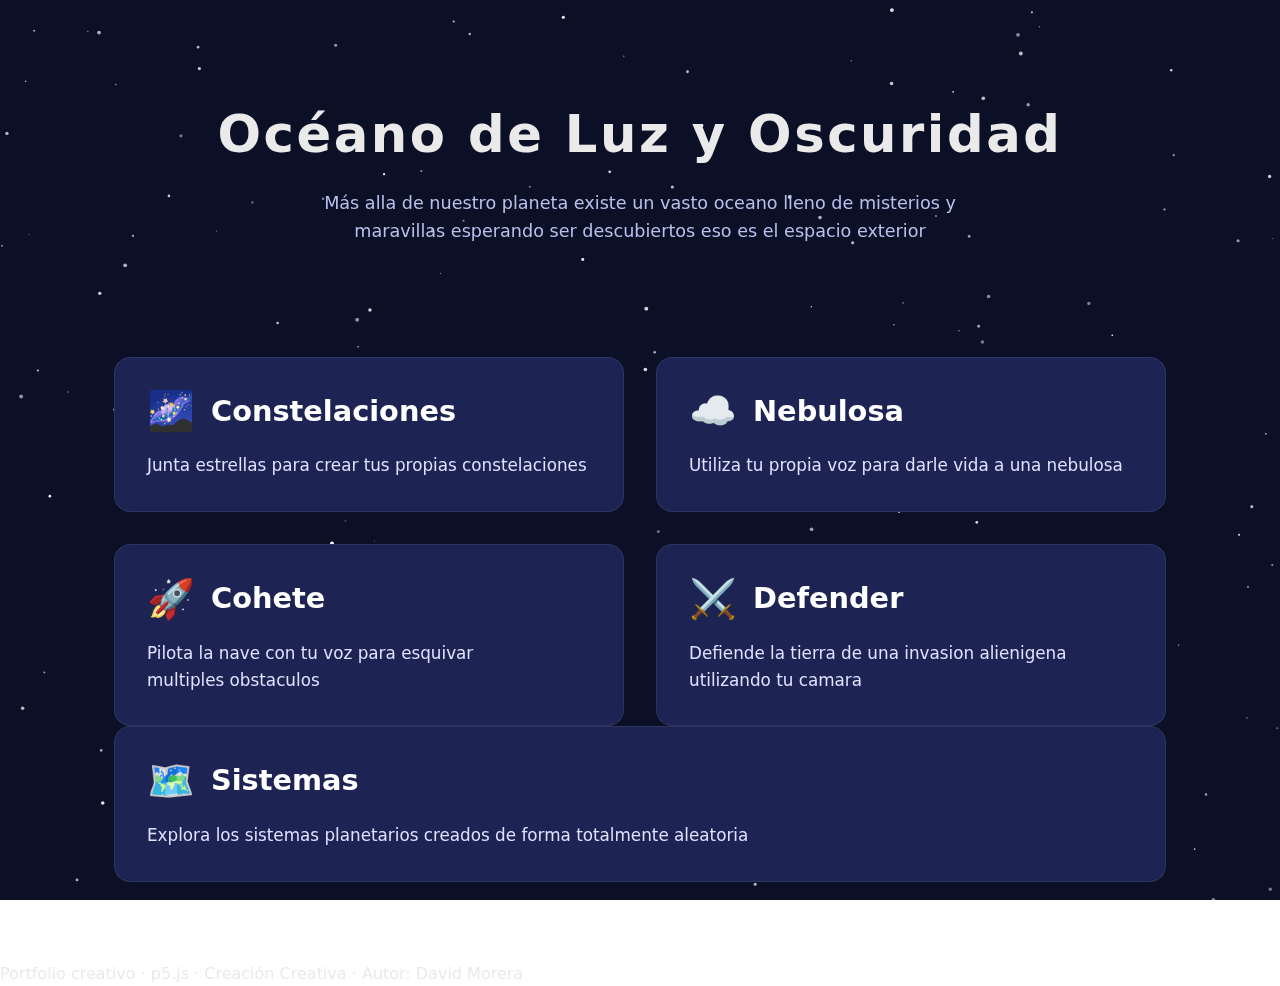
<file: index.html>
<!DOCTYPE html>
<html lang="en">
  <head>
    <meta charset="UTF-8" />
    <meta name="viewport" content="width=device-width, initial-scale=1.0" />
    <link rel="stylesheet" type="text/css" href="reset.css" />
    <link rel="stylesheet" type="text/css" href="index.css" />
    <title>Inicio</title>
  </head>
  <body>
    <canvas id="fondo-espacial"></canvas>
    <script src="fondo-espacial.js"></script>
    <header class="hero">
      <h1 id="title">Océano de Luz y Oscuridad</h1>
      <div id="subtitle">
        Más alla de nuestro planeta existe un vasto oceano lleno de misterios y
        maravillas esperando ser descubiertos eso es el espacio exterior
      </div>
    </header>
    <main>
      <section class="obras">
        <div id="grid">
          <a href="/portfolio/constelation/detail.html" class="obra-card">
            <article>
              <div class="obra-header">
                <span class="emoji">🌌</span>
                <h2>Constelaciones</h2>
              </div>
              <p>Junta estrellas para crear tus propias constelaciones</p>
            </article>
          </a>
          <a href="/portfolio/nebula/detail.html" class="obra-card">
            <article>
              <div class="obra-header">
                <span class="emoji">☁️</span>
                <h2>Nebulosa</h2>
              </div>
              <p>Utiliza tu propia voz para darle vida a una nebulosa</p>
            </article>
          </a>
          <a href="/portfolio/rocket/detail.html" class="obra-card">
            <article>
              <div class="obra-header">
                <span class="emoji">🚀</span>
                <h2>Cohete</h2>
              </div>
              <p>
                Pilota la nave con tu voz para esquivar multiples obstaculos
              </p>
            </article>
          </a>
          <a href="/portfolio/defender/detail.html" class="obra-card">
            <article>
              <div class="obra-header">
                <span class="emoji">⚔️</span>
                <h2>Defender</h2>
              </div>
              <p>
                Defiende la tierra de una invasion alienigena utilizando tu
                camara
              </p>
            </article>
          </a>
        </div>
        <a href="/portfolio/systems/detail.html" class="obra-card">
          <article>
            <div class="obra-header">
              <span class="emoji">🗺️</span>
              <h2>Sistemas</h2>
            </div>
            <p>
              Explora los sistemas planetarios creados de forma totalmente
              aleatoria
            </p>
          </article>
        </a>
      </section>
    </main>
    <footer class="footer">
      <p>
        Portfolio creativo · p5.js · Creación Creativa · Autor: David Morera
      </p>
    </footer>
  </body>
</html>
</file>
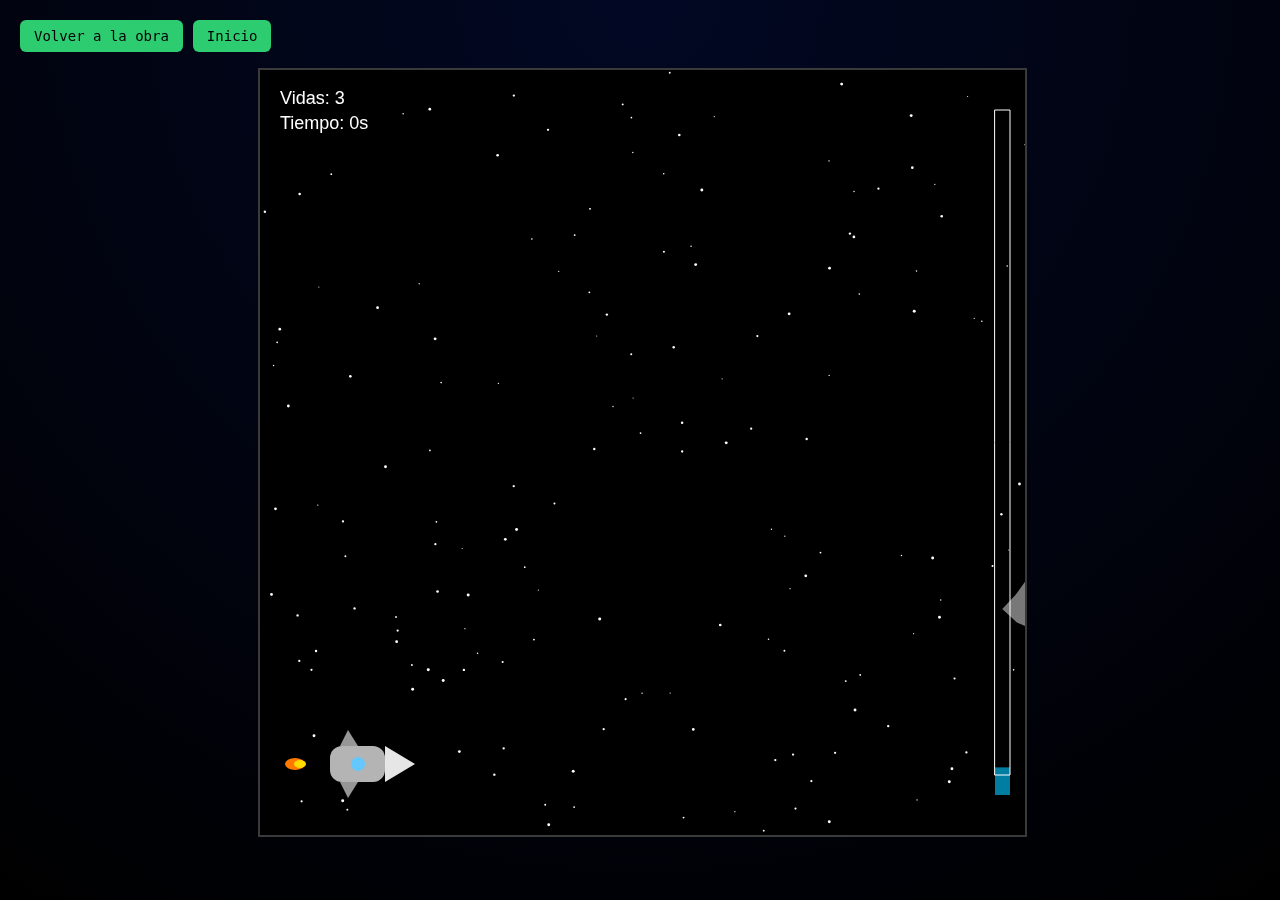
<file: portfolio/rocket/index.html>
<!DOCTYPE html>
<html lang="en">
  <head>
    <meta charset="utf-8" />
    <meta name="viewport" content="width=device-width, initial-scale=1.0" />

    <title>Sketch</title>

    <link rel="stylesheet" type="text/css" href="style.css" />

    <script src="libraries/p5.min.js"></script>
    <script src="libraries/p5.sound.min.js"></script>
  </head>

  <body>
    <script src="sketch.js"></script>
    <div id="ui">
      <a href="detail.html">
        <button>Volver a la obra</button>
      </a>
      <a href="../../index.html">
        <button>Inicio</button>
      </a>
    </div>
  </body>
</html>
</file>
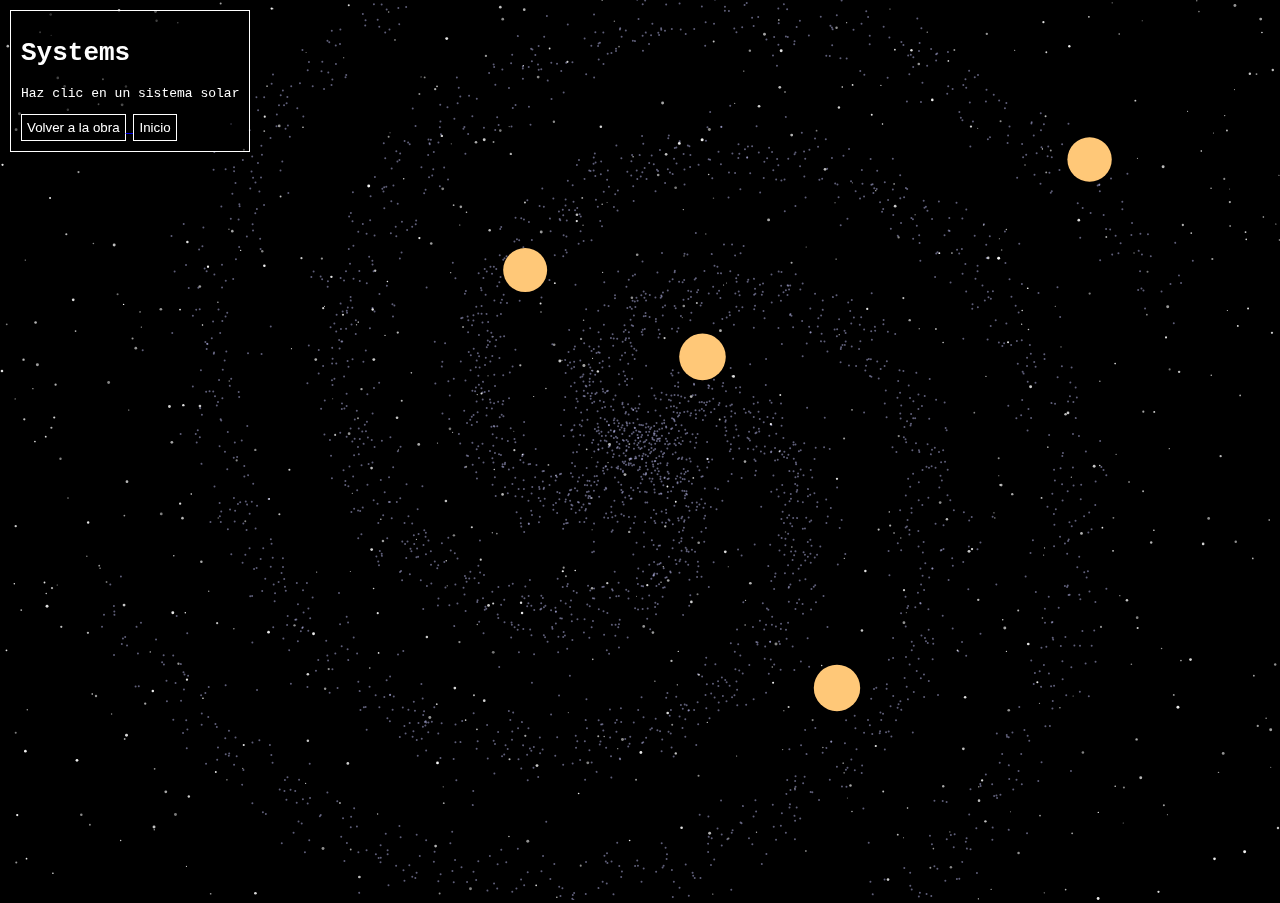
<file: portfolio/systems/index.html>
<!DOCTYPE html>
<html lang="en">
  <head>
    <meta charset="utf-8" />
    <meta name="viewport" content="width=device-width, initial-scale=1.0" />

    <title>Sketch</title>

    <link rel="stylesheet" type="text/css" href="style.css" />

    <script src="libraries/p5.min.js"></script>
    <script src="libraries/p5.sound.min.js"></script>
  </head>

  <body>
    <div id="ui">
      <h1>Systems</h1>
      <p id="info">Haz clic en un sistema solar</p>
      <button id="backBtn" style="display: none">Volver a la galaxia</button>
      <a href="detail.html">
        <button>Volver a la obra</button>
      </a>
      <a href="../../index.html">
        <button>Inicio</button>
      </a>
    </div>
    <script src="sketch.js"></script>
  </body>
</html>
</file>
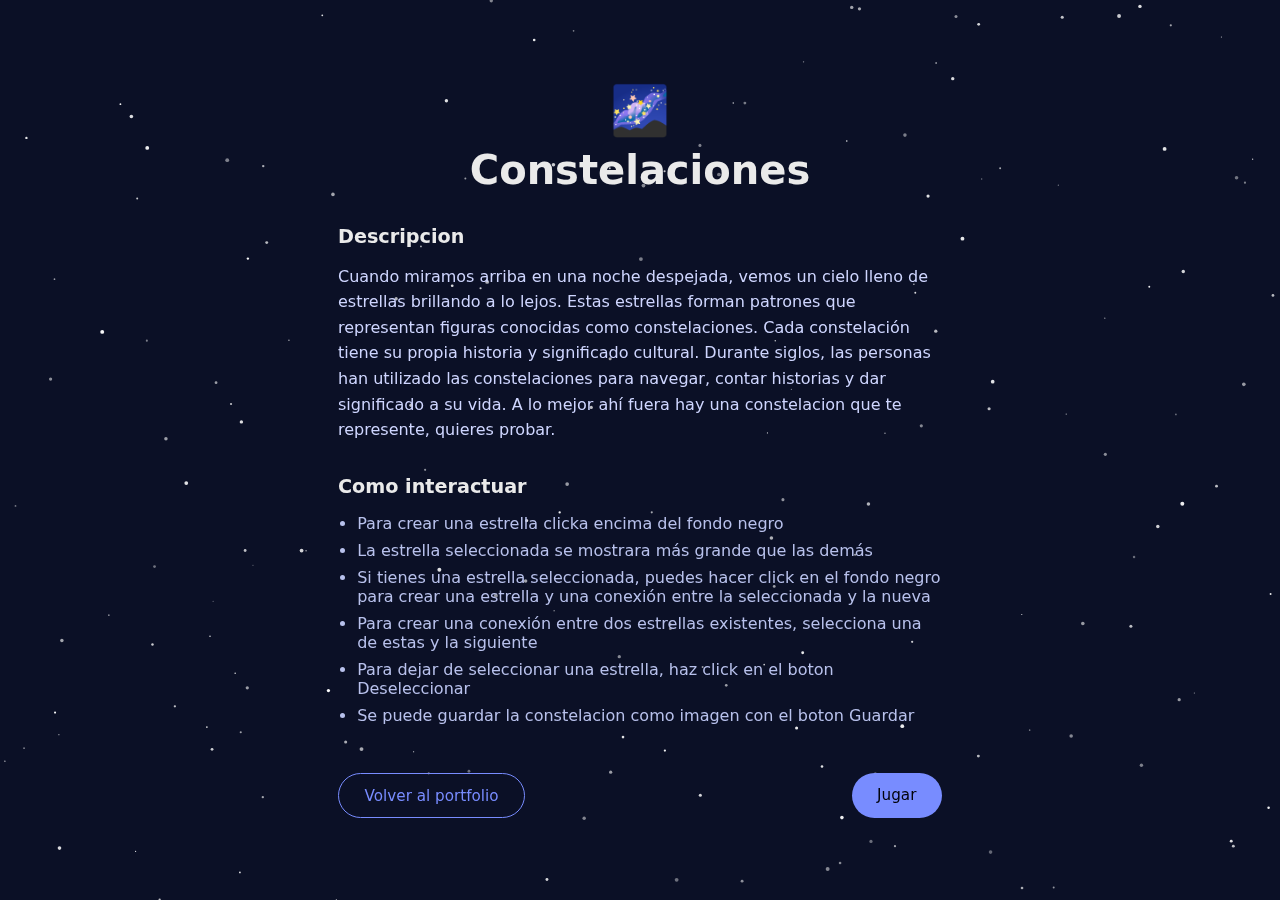
<file: portfolio/constelation/detail.html>
<!DOCTYPE html>
<html lang="en">
  <head>
    <meta charset="UTF-8" />
    <meta name="viewport" content="width=device-width, initial-scale=1.0" />

    <link rel="stylesheet" type="text/css" href="detail.css" />
    <title>Constelaciones detail</title>
  </head>
  <body>
    <canvas id="fondo-espacial"></canvas>
    <script src="../../fondo-espacial.js"></script>
    <main>
      <header class="detail-header">
        <span class="emoji">🌌</span>
        <h1>Constelaciones</h1>
      </header>
      <section class="detail-description">
        <h2>Descripcion</h2>
        <p class="description">
          Cuando miramos arriba en una noche despejada, vemos un cielo lleno de
          estrellas brillando a lo lejos. Estas estrellas forman patrones que
          representan figuras conocidas como constelaciones. Cada constelación
          tiene su propia historia y significado cultural. Durante siglos, las
          personas han utilizado las constelaciones para navegar, contar
          historias y dar significado a su vida. A lo mejor ahí fuera hay una
          constelacion que te represente, quieres probar.
        </p>
        <h2>Como interactuar</h2>
        <ul>
          <li>Para crear una estrella clicka encima del fondo negro</li>
          <li>La estrella seleccionada se mostrara más grande que las demás</li>
          <li>
            Si tienes una estrella seleccionada, puedes hacer click en el fondo
            negro para crear una estrella y una conexión entre la seleccionada y
            la nueva
          </li>
          <li>
            Para crear una conexión entre dos estrellas existentes, selecciona
            una de estas y la siguiente
          </li>
          <li>
            Para dejar de seleccionar una estrella, haz click en el boton
            Deseleccionar
          </li>
          <li>
            Se puede guardar la constelacion como imagen con el boton Guardar
          </li>
        </ul>
      </section>
      <nav class="detail-actions">
        <a href="../../index.html" class="btn secondary">Volver al portfolio</a>
        <a href="index.html" class="btn primary">Jugar</a>
      </nav>
    </main>
  </body>
</html>
</file>
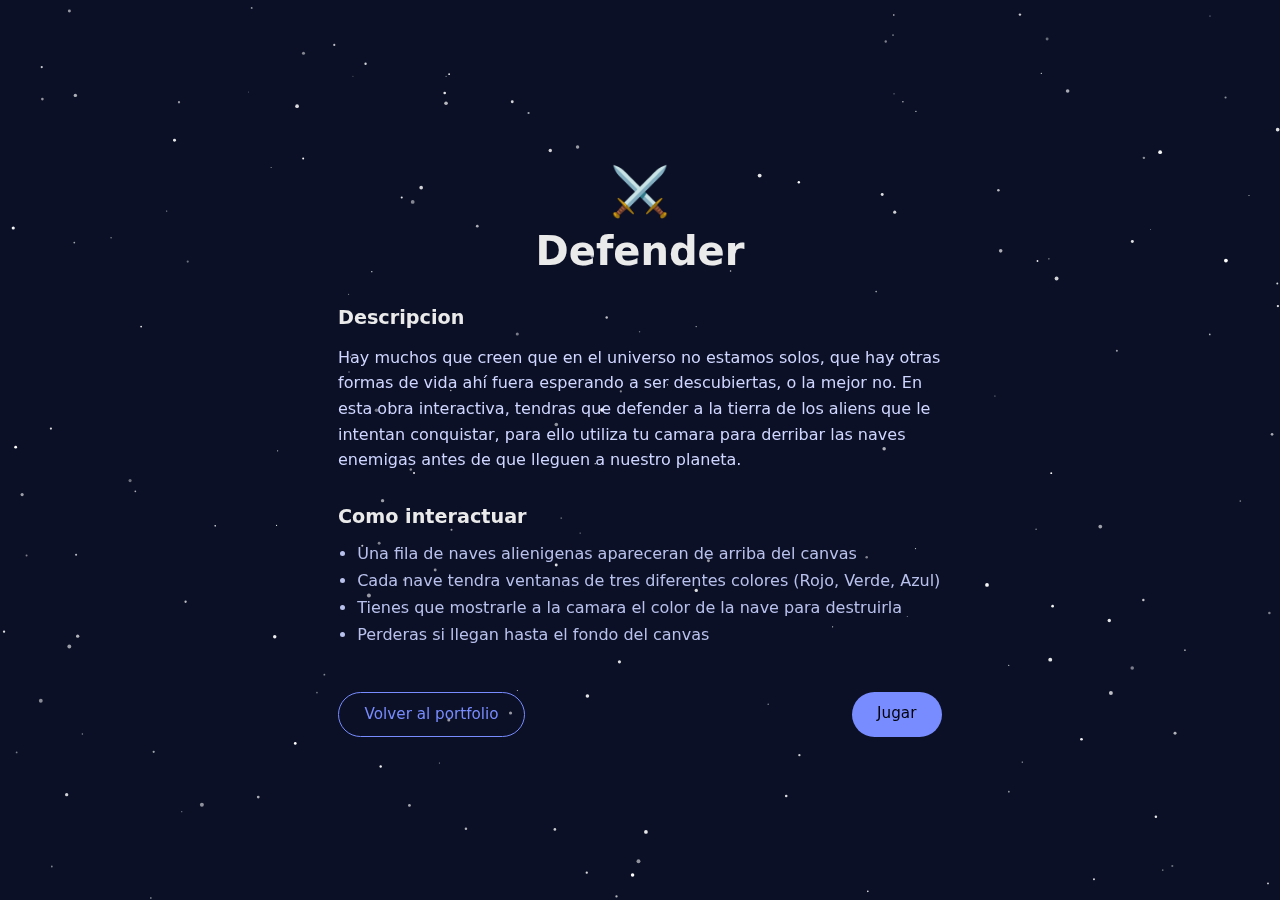
<file: portfolio/defender/detail.html>
<!DOCTYPE html>
<html lang="en">
  <head>
    <meta charset="UTF-8" />
    <meta name="viewport" content="width=device-width, initial-scale=1.0" />

    <link rel="stylesheet" type="text/css" href="detail.css" />
    <title>Defender detail</title>
  </head>
  <body>
    <canvas id="fondo-espacial"></canvas>
    <script src="../../fondo-espacial.js"></script>
    <main>
      <header class="detail-header">
        <span class="emoji">⚔️</span>
        <h1>Defender</h1>
      </header>
      <section class="detail-description">
        <h2>Descripcion</h2>
        <p class="description">
          Hay muchos que creen que en el universo no estamos solos, que hay
          otras formas de vida ahí fuera esperando a ser descubiertas, o la
          mejor no. En esta obra interactiva, tendras que defender a la tierra
          de los aliens que le intentan conquistar, para ello utiliza tu camara
          para derribar las naves enemigas antes de que lleguen a nuestro
          planeta.
        </p>
        <h2>Como interactuar</h2>
        <ul>
          <li>Una fila de naves alienigenas apareceran de arriba del canvas</li>
          <li>
            Cada nave tendra ventanas de tres diferentes colores (Rojo, Verde,
            Azul)
          </li>
          <li>
            Tienes que mostrarle a la camara el color de la nave para destruirla
          </li>
          <li>Perderas si llegan hasta el fondo del canvas</li>
        </ul>
      </section>
      <nav class="detail-actions">
        <a href="../../index.html" class="btn secondary">Volver al portfolio</a>
        <a href="index.html" class="btn primary">Jugar</a>
      </nav>
    </main>
  </body>
</html>
</file>
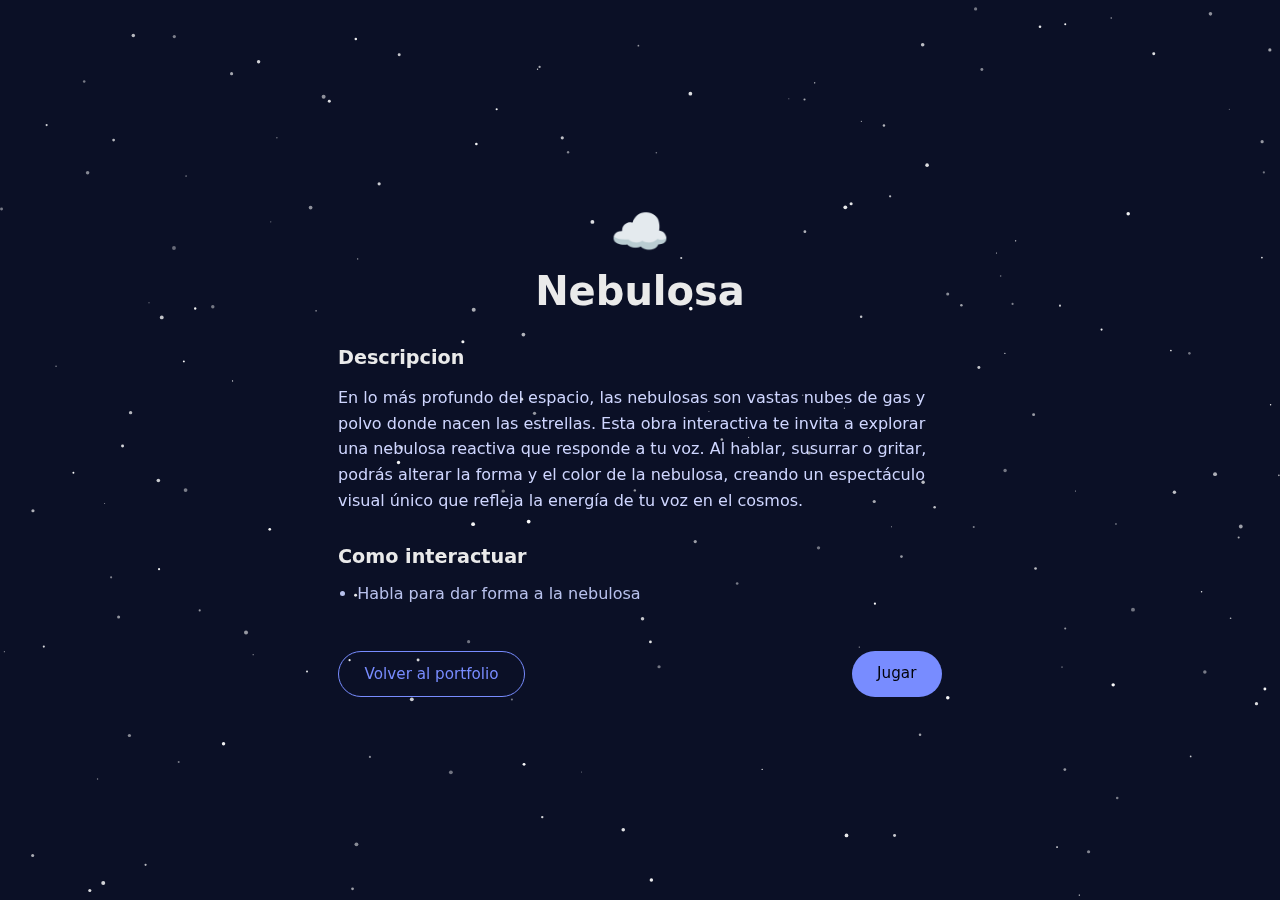
<file: portfolio/nebula/detail.html>
<!DOCTYPE html>
<html lang="en">
  <head>
    <meta charset="UTF-8" />
    <meta name="viewport" content="width=device-width, initial-scale=1.0" />

    <link rel="stylesheet" type="text/css" href="detail.css" />
    <title>Nebulosa detail</title>
  </head>
  <body>
    <canvas id="fondo-espacial"></canvas>
    <script src="../../fondo-espacial.js"></script>
    <main>
      <header class="detail-header">
        <span class="emoji">☁️</span>
        <h1>Nebulosa</h1>
      </header>
      <section class="detail-description">
        <h2>Descripcion</h2>
        <p class="description">
          En lo más profundo del espacio, las nebulosas son vastas nubes de gas
          y polvo donde nacen las estrellas. Esta obra interactiva te invita a
          explorar una nebulosa reactiva que responde a tu voz. Al hablar,
          susurrar o gritar, podrás alterar la forma y el color de la nebulosa,
          creando un espectáculo visual único que refleja la energía de tu voz
          en el cosmos.
        </p>
        <h2>Como interactuar</h2>
        <ul>
          <li>Habla para dar forma a la nebulosa</li>
        </ul>
      </section>
      <nav class="detail-actions">
        <a href="../../index.html" class="btn secondary">Volver al portfolio</a>
        <a href="index.html" class="btn primary">Jugar</a>
      </nav>
    </main>
  </body>
</html>
</file>
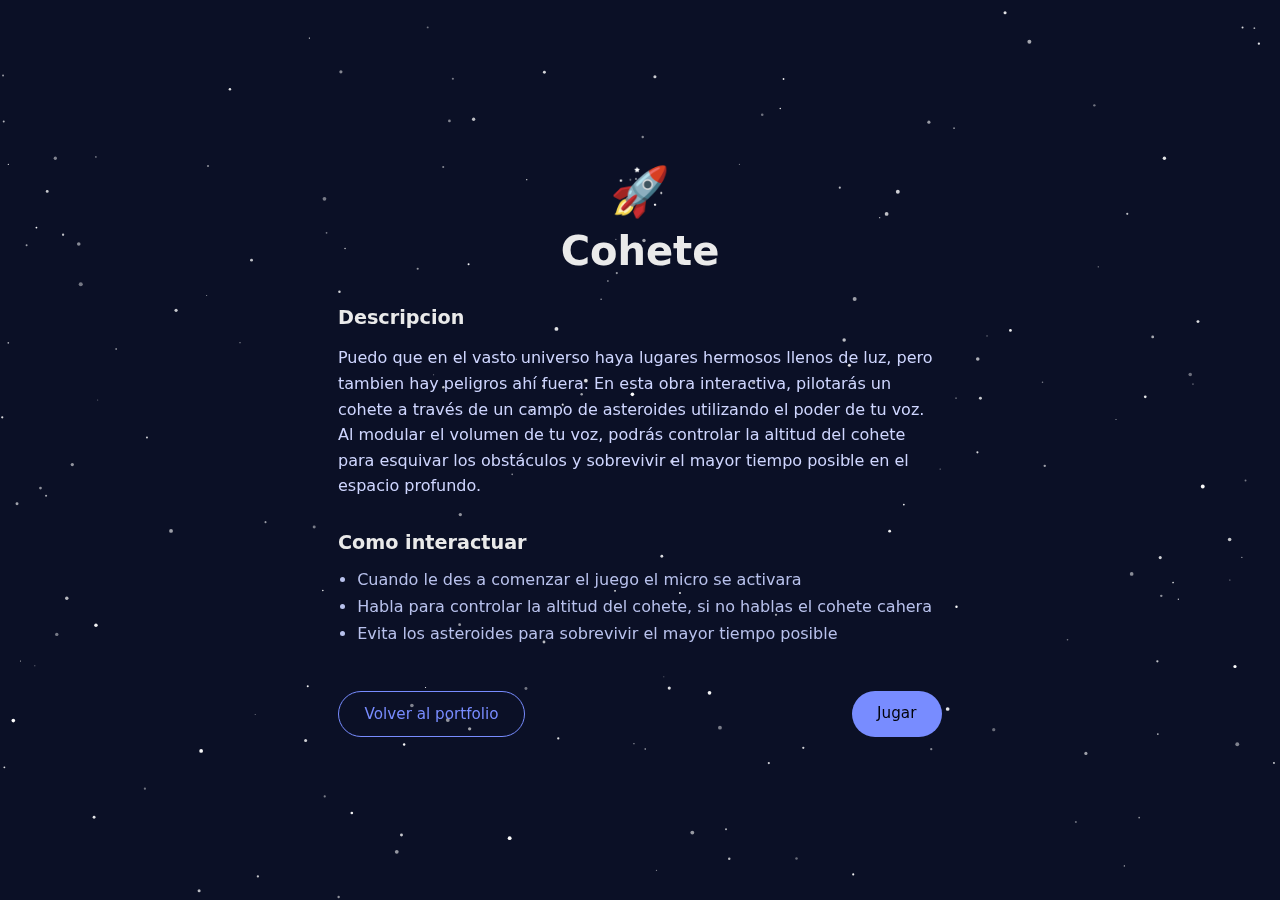
<file: portfolio/rocket/detail.html>
<!DOCTYPE html>
<html lang="en">
  <head>
    <meta charset="UTF-8" />
    <meta name="viewport" content="width=device-width, initial-scale=1.0" />

    <link rel="stylesheet" type="text/css" href="detail.css" />
    <title>Cohete detail</title>
  </head>
  <body>
    <canvas id="fondo-espacial"></canvas>
    <script src="../../fondo-espacial.js"></script>
    <main>
      <header class="detail-header">
        <span class="emoji">🚀</span>
        <h1>Cohete</h1>
      </header>
      <section class="detail-description">
        <h2>Descripcion</h2>
        <p class="description">
          Puedo que en el vasto universo haya lugares hermosos llenos de luz,
          pero tambien hay peligros ahí fuera. En esta obra interactiva,
          pilotarás un cohete a través de un campo de asteroides utilizando el
          poder de tu voz. Al modular el volumen de tu voz, podrás controlar la
          altitud del cohete para esquivar los obstáculos y sobrevivir el mayor
          tiempo posible en el espacio profundo.
        </p>
        <h2>Como interactuar</h2>
        <ul>
          <li>Cuando le des a comenzar el juego el micro se activara</li>
          <li>
            Habla para controlar la altitud del cohete, si no hablas el cohete
            cahera
          </li>
          <li>Evita los asteroides para sobrevivir el mayor tiempo posible</li>
        </ul>
      </section>
      <nav class="detail-actions">
        <a href="../../index.html" class="btn secondary">Volver al portfolio</a>
        <a href="index.html" class="btn primary">Jugar</a>
      </nav>
    </main>
  </body>
</html>
</file>
<file: index.css>
* {
  margin: 0;
  padding: 0;
  box-sizing: border-box;
}

html,
body {
  min-height: 100%;
  font-family: "Inter", system-ui, sans-serif;
  color: #eaeaea;
  background: transparent;
  overflow-x: hidden;
}

body::before {
  content: "";
  position: fixed;
  inset: 0;
  background-image:
    radial-gradient(1px 1px at 20% 30%, rgba(255,255,255,0.6), transparent),
    radial-gradient(1px 1px at 80% 40%, rgba(255,255,255,0.4), transparent),
    radial-gradient(1px 1px at 60% 70%, rgba(255,255,255,0.5), transparent),
    radial-gradient(2px 2px at 30% 80%, rgba(255,255,255,0.3), transparent),
    radial-gradient(1px 1px at 90% 10%, rgba(255,255,255,0.5), transparent);
  animation: estrellas 40s linear infinite;
  pointer-events: none;
  z-index: -1;
}

@keyframes estrellas {
  from {
    transform: translateY(0);
  }
  to {
    transform: translateY(-200px);
  }
}

.hero {
  text-align: center;
  padding: 6rem 1.5rem 4rem;
}

#title {
  font-size: clamp(2.2rem, 4vw, 3.5rem);
  font-weight: 600;
  letter-spacing: 0.05em;
  margin-bottom: 1rem;
}

#subtitle {
  max-width: 700px;
  margin: 0 auto;
  font-size: 1.1rem;
  line-height: 1.6;
  color: #b8c1ec;
}

.obras {
  padding: 3rem 1.5rem 5rem;
  max-width: 1100px;
  margin: 0 auto;
}

#grid {
  display: grid;
  grid-template-columns: repeat(2, 1fr);
  gap: 2rem;
}

.obra-card {
  text-decoration: none;
  color: inherit;
}

.obra-card article {
  height: 100%;
  padding: 2rem;
  border-radius: 16px;
  background: rgb(29, 35, 83);
  backdrop-filter: blur(8px);
  border: 1px solid rgba(255, 255, 255, 0.08);
  transition: transform 0.3s ease, box-shadow 0.3s ease;
}

.obra-card article:hover {
  transform: translateY(-6px);
  box-shadow:
    0 0 25px rgba(120, 140, 255, 0.15),
    0 0 60px rgba(120, 140, 255, 0.05);
}

.obra-header {
  display: flex;
  align-items: center;
  gap: 1rem;
  margin-bottom: 1.2rem;
}

.emoji {
  font-size: 2.4rem;
  line-height: 1;
  flex-shrink: 0;
}

.obra-card h2 {
  font-size: 1.8rem;
  font-weight: 600;
  margin: 0;
  color: white;
}

.obra-card p {
  font-size: 1.05rem;
  line-height: 1.6;
  color: #e0e0ff;
}

@media (max-width: 768px) {
  .grid {
    grid-template-columns: 1fr;
  }

  .hero {
    padding-top: 4rem;
  }
}

#fondo-espacial {
  position: fixed;
  top: 0;
  left: 0;
  width: 100%;
  height: 100%;
  z-index: -1;
  pointer-events: none;
  background: #0b1026;
  display: block;
}
</file>
<file: portfolio/rocket/style.css>
body {
  margin: 0;
  background: radial-gradient(circle at top, #020824, #000);
  display: flex;
  justify-content: center;
  align-items: center;
  height: 100vh;
  overflow: hidden;
  font-family: monospace;
  color: white;
}

canvas {
  border: 2px solid #3a3a3a;
  background: #000;
}

#ui {
  position: fixed;
  top: 20px;
  left: 20px;
  display: flex;
  gap: 10px;
  z-index: 10;
}

button {
  font-family: monospace;
  font-size: 14px;
  padding: 8px 14px;
  border: none;
  border-radius: 6px;
  background: #2ecc71;
  color: #000;
  cursor: pointer;
}

button:hover {
  background: #27ae60;
}
</file>
<file: portfolio/systems/style.css>
body {
  margin: 0;
  overflow: hidden;
  background: black;
  color: white;
  font-family: monospace;
}

#ui {
  position: absolute;
  top: 10px;
  left: 10px;
  background: rgba(0,0,0,0.6);
  padding: 10px;
  border: 1px solid white;
  max-width: 300px;
}

button {
  background: black;
  color: white;
  border: 1px solid white;
  padding: 5px;
  cursor: pointer;
}
</file>
<file: portfolio/constelation/detail.css>
* {
  box-sizing: border-box;
  margin: 0;
  padding: 0;
}

body {
  min-height: 100vh;
  font-family: system-ui, sans-serif;
  /* background: radial-gradient(circle at top, #0b1026, #02030a); */
  background: transparent;
  color: #eaeaea;
  display: flex;
  justify-content: center;
  align-items: center;
}

main {
  max-width: 700px;
  padding: 3rem;
}

.detail-header {
  text-align: center;
  margin-bottom: 2rem;
}

.detail-header .emoji {
  font-size: 3rem;
  display: block;
  margin-bottom: 0.5rem;
}

.detail-header h1 {
  font-size: 2.5rem;
  font-weight: 600;
}

.description {
  margin-bottom: 2rem;
  line-height: 1.6;
  color: #cfd6ff;
}

h2 {
  margin-bottom: 1rem;
  font-size: 1.2rem;
}

ul {
  margin-bottom: 3rem;
  padding-left: 1.2rem;
}

li {
  margin-bottom: 0.5rem;
  color: #b8c1ec;
}

.detail-actions {
  display: flex;
  justify-content: space-between;
  gap: 1rem;
}

.btn {
  text-decoration: none;
  padding: 0.8rem 1.6rem;
  border-radius: 999px;
  font-size: 0.95rem;
  transition: transform 0.2s ease, background 0.2s ease;
}

.btn.primary {
  background: #788cff;
  color: #02030a;
}

.btn.secondary {
  border: 1px solid #788cff;
  color: #788cff;
}

.btn:hover {
  transform: translateY(-2px);
}

#fondo-espacial {
  position: fixed;
  top: 0;
  left: 0;
  width: 100%;
  height: 100%;
  z-index: -1;
  pointer-events: none;
  background: #0b1026;
}
</file>
<file: portfolio/defender/detail.css>
* {
  box-sizing: border-box;
  margin: 0;
  padding: 0;
}

body {
  min-height: 100vh;
  font-family: system-ui, sans-serif;
  /* background: radial-gradient(circle at top, #0b1026, #02030a); */
  background: transparent;
  color: #eaeaea;
  display: flex;
  justify-content: center;
  align-items: center;
}

main {
  max-width: 700px;
  padding: 3rem;
}

.detail-header {
  text-align: center;
  margin-bottom: 2rem;
}

.detail-header .emoji {
  font-size: 3rem;
  display: block;
  margin-bottom: 0.5rem;
}

.detail-header h1 {
  font-size: 2.5rem;
  font-weight: 600;
}

.description {
  margin-bottom: 2rem;
  line-height: 1.6;
  color: #cfd6ff;
}

h2 {
  margin-bottom: 1rem;
  font-size: 1.2rem;
}

ul {
  margin-bottom: 3rem;
  padding-left: 1.2rem;
}

li {
  margin-bottom: 0.5rem;
  color: #b8c1ec;
}

.detail-actions {
  display: flex;
  justify-content: space-between;
  gap: 1rem;
}

.btn {
  text-decoration: none;
  padding: 0.8rem 1.6rem;
  border-radius: 999px;
  font-size: 0.95rem;
  transition: transform 0.2s ease, background 0.2s ease;
}

.btn.primary {
  background: #788cff;
  color: #02030a;
}

.btn.secondary {
  border: 1px solid #788cff;
  color: #788cff;
}

.btn:hover {
  transform: translateY(-2px);
}

#fondo-espacial {
  position: fixed;
  top: 0;
  left: 0;
  width: 100%;
  height: 100%;
  z-index: -1;
  pointer-events: none;
  background: #0b1026;
}
</file>
<file: portfolio/nebula/detail.css>
* {
  box-sizing: border-box;
  margin: 0;
  padding: 0;
}

body {
  min-height: 100vh;
  font-family: system-ui, sans-serif;
  /* background: radial-gradient(circle at top, #0b1026, #02030a); */
  background: transparent;
  color: #eaeaea;
  display: flex;
  justify-content: center;
  align-items: center;
}

main {
  max-width: 700px;
  padding: 3rem;
}

.detail-header {
  text-align: center;
  margin-bottom: 2rem;
}

.detail-header .emoji {
  font-size: 3rem;
  display: block;
  margin-bottom: 0.5rem;
}

.detail-header h1 {
  font-size: 2.5rem;
  font-weight: 600;
}

.description {
  margin-bottom: 2rem;
  line-height: 1.6;
  color: #cfd6ff;
}

h2 {
  margin-bottom: 1rem;
  font-size: 1.2rem;
}

ul {
  margin-bottom: 3rem;
  padding-left: 1.2rem;
}

li {
  margin-bottom: 0.5rem;
  color: #b8c1ec;
}

.detail-actions {
  display: flex;
  justify-content: space-between;
  gap: 1rem;
}

.btn {
  text-decoration: none;
  padding: 0.8rem 1.6rem;
  border-radius: 999px;
  font-size: 0.95rem;
  transition: transform 0.2s ease, background 0.2s ease;
}

.btn.primary {
  background: #788cff;
  color: #02030a;
}

.btn.secondary {
  border: 1px solid #788cff;
  color: #788cff;
}

.btn:hover {
  transform: translateY(-2px);
}

#fondo-espacial {
  position: fixed;
  top: 0;
  left: 0;
  width: 100%;
  height: 100%;
  z-index: -1;
  pointer-events: none;
  background: #0b1026;
}
</file>
<file: portfolio/rocket/detail.css>
* {
  box-sizing: border-box;
  margin: 0;
  padding: 0;
}

body {
  min-height: 100vh;
  font-family: system-ui, sans-serif;
  /* background: radial-gradient(circle at top, #0b1026, #02030a); */
  background: transparent;
  color: #eaeaea;
  display: flex;
  justify-content: center;
  align-items: center;
}

main {
  max-width: 700px;
  padding: 3rem;
}

.detail-header {
  text-align: center;
  margin-bottom: 2rem;
}

.detail-header .emoji {
  font-size: 3rem;
  display: block;
  margin-bottom: 0.5rem;
}

.detail-header h1 {
  font-size: 2.5rem;
  font-weight: 600;
}

.description {
  margin-bottom: 2rem;
  line-height: 1.6;
  color: #cfd6ff;
}

h2 {
  margin-bottom: 1rem;
  font-size: 1.2rem;
}

ul {
  margin-bottom: 3rem;
  padding-left: 1.2rem;
}

li {
  margin-bottom: 0.5rem;
  color: #b8c1ec;
}

.detail-actions {
  display: flex;
  justify-content: space-between;
  gap: 1rem;
}

.btn {
  text-decoration: none;
  padding: 0.8rem 1.6rem;
  border-radius: 999px;
  font-size: 0.95rem;
  transition: transform 0.2s ease, background 0.2s ease;
}

.btn.primary {
  background: #788cff;
  color: #02030a;
}

.btn.secondary {
  border: 1px solid #788cff;
  color: #788cff;
}

.btn:hover {
  transform: translateY(-2px);
}

#fondo-espacial {
  position: fixed;
  top: 0;
  left: 0;
  width: 100%;
  height: 100%;
  z-index: -1;
  pointer-events: none;
  background: #0b1026;
}
</file>
